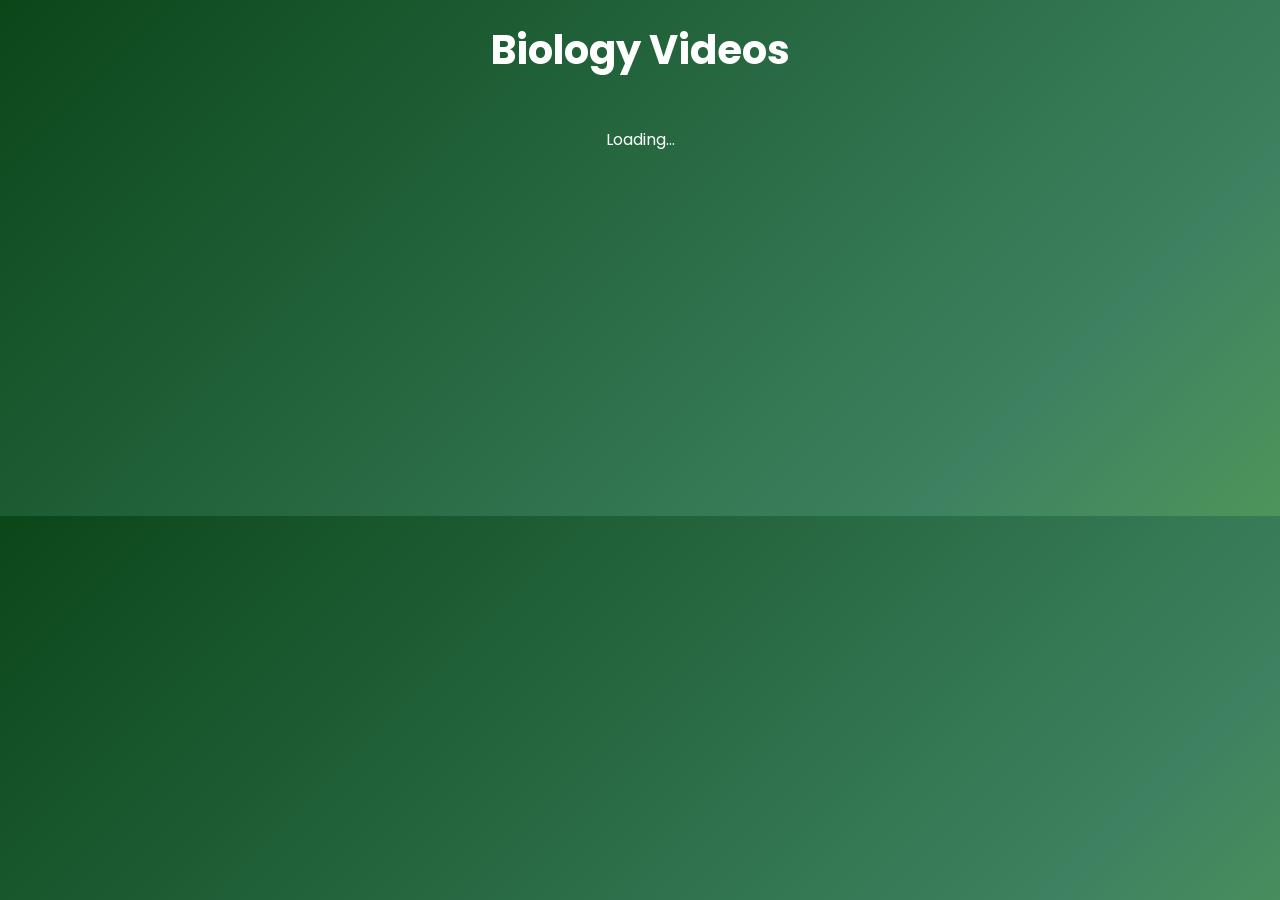
<file: Eduxire 2.0/templates/biology.html>
<!DOCTYPE html>
<html lang="en">
<head>
  <meta charset="UTF-8">
  <title>Biology Videos</title>
  <link href="https://fonts.googleapis.com/css2?family=Poppins&display=swap" rel="stylesheet">
  <style>
    body {
  margin: 0;
  font-family: 'Poppins', sans-serif;
  color: white;
  text-align: center;
  background: linear-gradient(135deg, #0B4619, #3D8361, #82CD47, #F1C93B);
  background-size: 300% 300%;
  animation: gradientWave 12s ease infinite;
}

@keyframes gradientWave {
  0% { background-position: 0% 50%; }
  50% { background-position: 100% 50%; }
  100% { background-position: 0% 50%; }
}

    h1 {
      margin-top: 20px;
      font-size: 2.5rem;
    }
    

    #video-container {
      display: grid;
      grid-template-columns: repeat(auto-fit, minmax(320px, 1fr));
      gap: 20px;
      padding: 20px;
      justify-content: center;
    }

    .video-card {
      background: rgba(255, 255, 255, 0.1);
      padding: 10px;
      border-radius: 10px;
      box-shadow: 0 4px 6px rgba(0, 0, 0, 0.1);
      text-align: center;
      transition: transform 0.3s;
    }

    .video-card:hover {
      transform: scale(1.05);
    }

    .video-card iframe {
      width: 100%;
      height: 180px;
      border-radius: 10px;
      border: none;
    }

    .video-card p {
      font-size: 14px;
      font-weight: bold;
      color: white;
      margin-top: 10px;
    }

    #loadMore {
      background: #ffdb58;
      color: black;
      font-size: 1rem;
      padding: 10px 15px;
      border: none;
      border-radius: 5px;
      cursor: pointer;
      margin: 20px auto;
      display: none;
      transition: background 0.3s ease-in-out;
    }

    #loadMore:hover {
      background: #e6c33b;
    }

    @media (max-width: 600px) {
      #video-container {
        grid-template-columns: 1fr;
      }

      .video-card iframe {
        height: 200px;
      }
    }
  </style>
</head>
<body>
  <h1>Biology Videos</h1>
  <div id="video-container">Loading...</div>
  <button id="loadMore">Load More</button>

  <script>
    let nextPageToken = '';
    let isLoading = false;

    function handleClientLoad() {
      gapi.load('client', initClient);
    }

    function initClient() {
      gapi.client.init({
        apiKey: '' // Replace with your actual API key
      }).then(() => {
        return gapi.client.load('youtube', 'v3');
      }).then(() => {
        fetchBiologyVideos();
        document.getElementById('loadMore').addEventListener('click', fetchBiologyVideos);
      }).catch(error => {
        console.error("Error initializing API client:", error);
        document.getElementById('video-container').innerText = "Failed to load videos.";
      });
    }

    function fetchBiologyVideos() {
      if (isLoading) return;
      isLoading = true;

      gapi.client.youtube.search.list({
        part: 'snippet',
        q: 'biology basics for beginners',
        type: 'video',
        maxResults: 6,
        pageToken: nextPageToken
      }).then(response => {
        const videos = response.result.items;
        const container = document.getElementById('video-container');
        if (container.innerText === 'Loading...') container.innerHTML = '';

        videos.forEach(video => {
          const videoId = video.id.videoId;
          const title = video.snippet.title;

          const card = document.createElement('div');
          card.className = 'video-card';
          card.innerHTML = `
            <iframe src="https://www.youtube.com/embed/${videoId}" allowfullscreen></iframe>
            <p>${title}</p>
          `;
          container.appendChild(card);
        });

        nextPageToken = response.result.nextPageToken || '';
        isLoading = false;

        if (nextPageToken) {
          document.getElementById('loadMore').style.display = 'inline-block';
        } else {
          document.getElementById('loadMore').style.display = 'none';
        }

      }).catch(error => {
        console.error("Failed to fetch videos:", error);
        document.getElementById('video-container').innerText = "Error loading videos.";
        isLoading = false;
      });
    }
  </script>

  <script src="https://apis.google.com/js/api.js" onload="handleClientLoad()"></script>
</body>
</html>
</file>
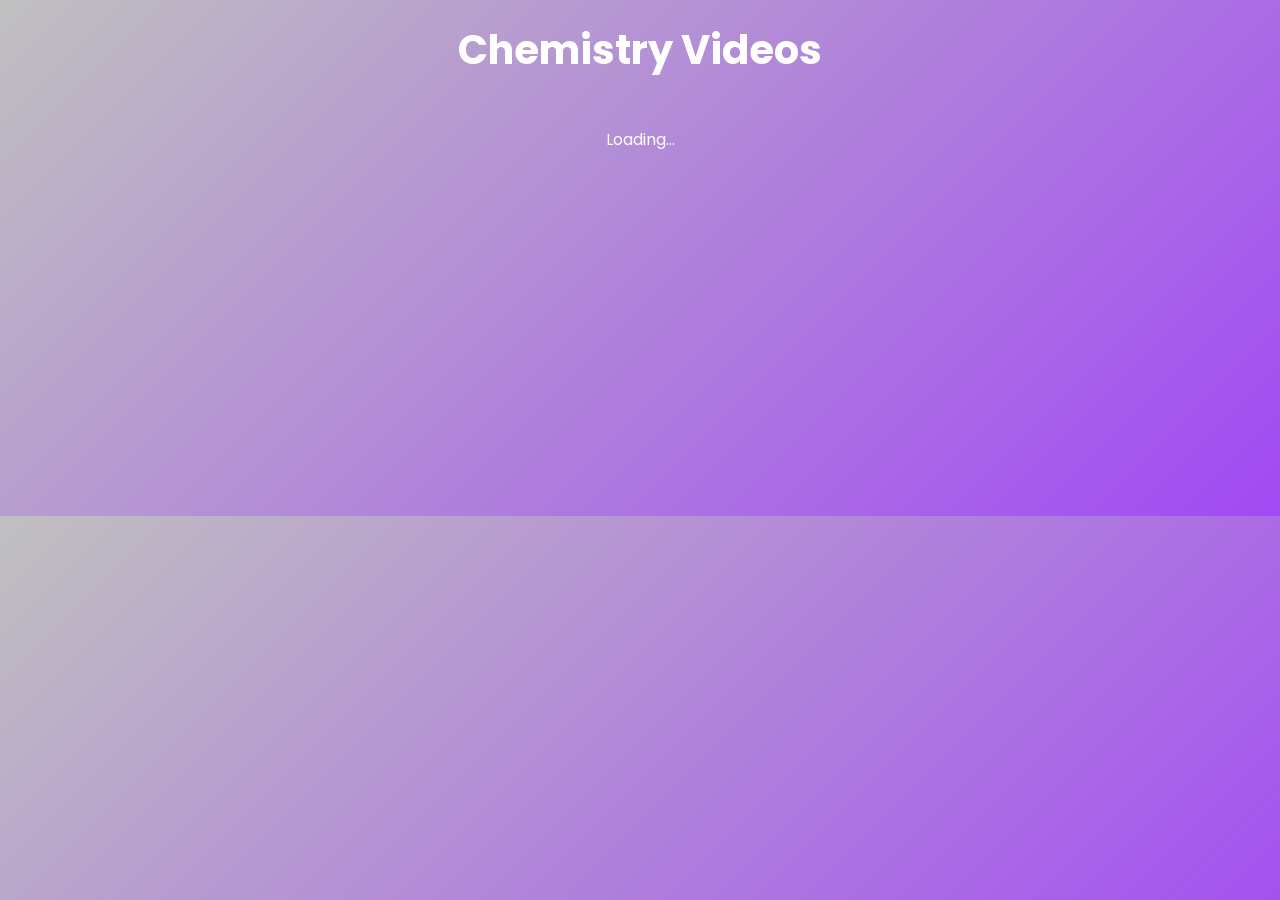
<file: Eduxire 2.0/templates/chemistry.html>
<!DOCTYPE html>
<html lang="en">
<head>
  <meta charset="UTF-8">
  <title>Chemistry Videos</title>
  <link href="https://fonts.googleapis.com/css2?family=Poppins&display=swap" rel="stylesheet">
  <style>
   body {
  margin: 0;
  font-family: 'Poppins', sans-serif;
  color: white;
  text-align: center;
  background: linear-gradient(135deg, #C0C0C0, #9B30FF, #7FFFD4);
  background-size: 300% 300%; /* Increased for smoother waves */
  animation: gradientWave 10s ease infinite;
}

@keyframes gradientWave {
  0% {
    background-position: 0% 50%;
  }
  50% {
    background-position: 100% 50%;
  }
  100% {
    background-position: 0% 50%;
  }
}

    h1 {
      margin-top: 20px;
      font-size: 2.5rem;
    }
    

    #video-container {
      display: grid;
      grid-template-columns: repeat(auto-fit, minmax(320px, 1fr));
      gap: 20px;
      padding: 20px;
      justify-content: center;
    }

    .video-card {
      background: rgba(255, 255, 255, 0.1);
      padding: 10px;
      border-radius: 10px;
      box-shadow: 0 4px 6px rgba(0, 0, 0, 0.1);
      text-align: center;
      transition: transform 0.3s;
    }

    .video-card:hover {
      transform: scale(1.05);
    }

    .video-card iframe {
      width: 100%;
      height: 180px;
      border-radius: 10px;
      border: none;
    }

    .video-card p {
      font-size: 14px;
      font-weight: bold;
      color: white;
      margin-top: 10px;
    }

    #loadMore {
      background: #ffdb58;
      color: black;
      font-size: 1rem;
      padding: 10px 15px;
      border: none;
      border-radius: 5px;
      cursor: pointer;
      margin: 20px auto;
      display: none;
      transition: background 0.3s ease-in-out;
    }

    #loadMore:hover {
      background: #e6c33b;
    }

    @media (max-width: 600px) {
      #video-container {
        grid-template-columns: 1fr;
      }

      .video-card iframe {
        height: 200px;
      }
    }
  </style>
</head>
<body>
  <h1>Chemistry Videos</h1>
  <div id="video-container">Loading...</div>
  <button id="loadMore">Load More</button>

  <script>
    let nextPageToken = '';
    let isLoading = false;

    function handleClientLoad() {
      gapi.load('client', initClient);
    }

    function initClient() {
      gapi.client.init({
        apiKey: '' // Replace with your actual API key
      }).then(() => {
        return gapi.client.load('youtube', 'v3');
      }).then(() => {
        fetchChemistryVideos();
        document.getElementById('loadMore').addEventListener('click', fetchChemistryVideos);
      }).catch(error => {
        console.error("Error initializing API client:", error);
        document.getElementById('video-container').innerText = "Failed to load videos.";
      });
    }

    function fetchChemistryVideos() {
      if (isLoading) return;
      isLoading = true;

      gapi.client.youtube.search.list({
        part: 'snippet',
        q: 'chemistry basics for beginners',
        type: 'video',
        maxResults: 6,
        pageToken: nextPageToken
      }).then(response => {
        const videos = response.result.items;
        const container = document.getElementById('video-container');
        if (container.innerText === 'Loading...') container.innerHTML = '';

        videos.forEach(video => {
          const videoId = video.id.videoId;
          const title = video.snippet.title;

          const card = document.createElement('div');
          card.className = 'video-card';
          card.innerHTML = `
            <iframe src="https://www.youtube.com/embed/${videoId}" allowfullscreen></iframe>
            <p>${title}</p>
          `;
          container.appendChild(card);
        });

        nextPageToken = response.result.nextPageToken || '';
        isLoading = false;

        if (nextPageToken) {
          document.getElementById('loadMore').style.display = 'inline-block';
        } else {
          document.getElementById('loadMore').style.display = 'none';
        }

      }).catch(error => {
        console.error("Failed to fetch videos:", error);
        document.getElementById('video-container').innerText = "Error loading videos.";
        isLoading = false;
      });
    }
  </script>

  <script src="https://apis.google.com/js/api.js" onload="handleClientLoad()"></script>
</body>
</html>
</file>
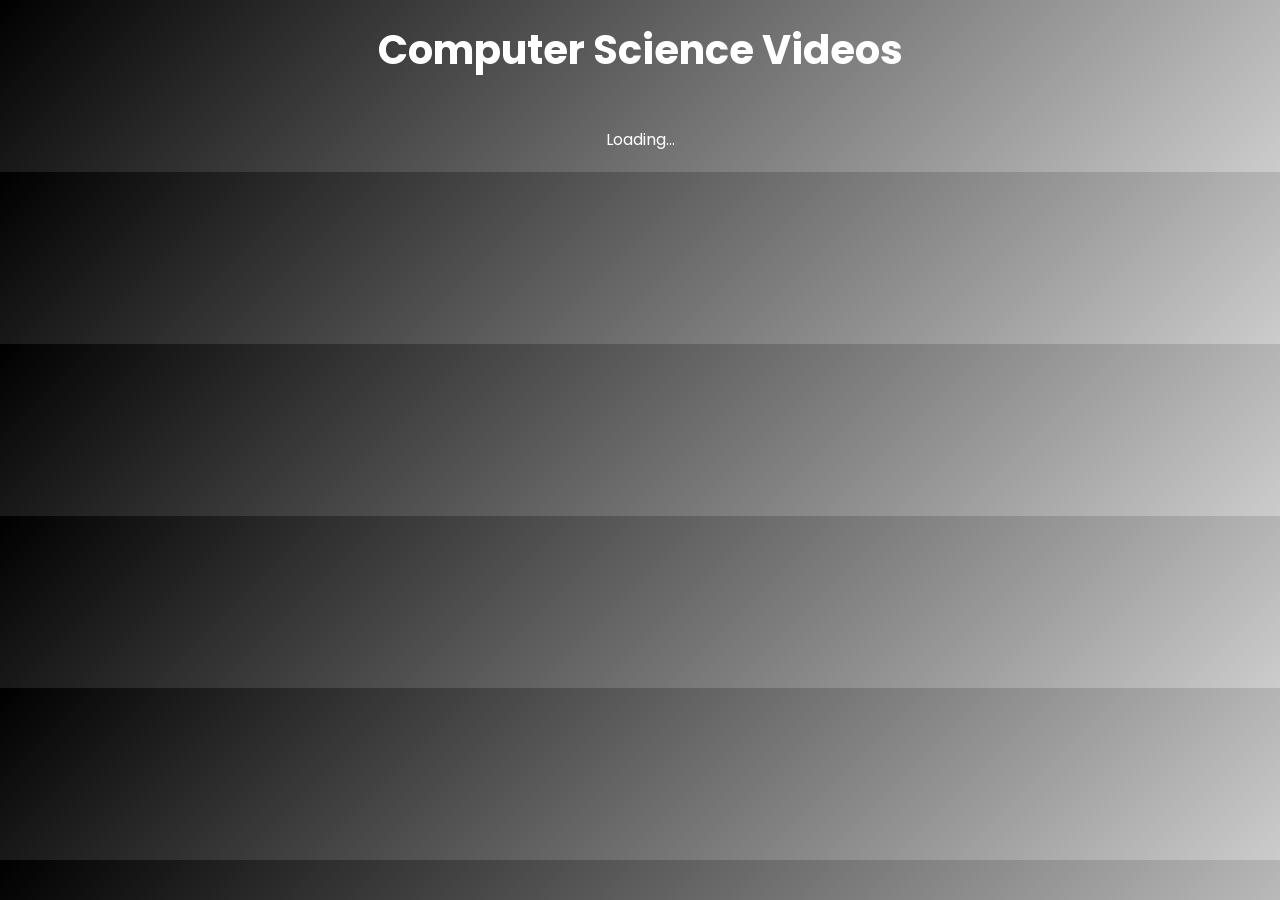
<file: Eduxire 2.0/templates/computer-science.html>
<!DOCTYPE html>
<html lang="en">
<head>
  <meta charset="UTF-8">
  <title>Computer Science Videos</title>
  <link href="https://fonts.googleapis.com/css2?family=Poppins&display=swap" rel="stylesheet">
  <style>
    body {
      margin: 0;
      font-family: 'Poppins', sans-serif;
      background: linear-gradient(135deg, #000000, #333333, #666666, #999999, #CCCCCC);
      color: white;
      text-align: center;
    }

    h1 {
      margin-top: 20px;
      font-size: 2.5rem;
    }
    

    #video-container {
      display: grid;
      grid-template-columns: repeat(auto-fit, minmax(320px, 1fr));
      gap: 20px;
      padding: 20px;
      justify-content: center;
    }

    .video-card {
      background: rgba(255, 255, 255, 0.1);
      padding: 10px;
      border-radius: 10px;
      box-shadow: 0 4px 6px rgba(0, 0, 0, 0.1);
      text-align: center;
      transition: transform 0.3s;
    }

    .video-card:hover {
      transform: scale(1.05);
    }

    .video-card iframe {
      width: 100%;
      height: 180px;
      border-radius: 10px;
      border: none;
    }

    .video-card p {
      font-size: 14px;
      font-weight: bold;
      color: white;
      margin-top: 10px;
    }

    #loadMore {
      background: #ffdb58;
      color: black;
      font-size: 1rem;
      padding: 10px 15px;
      border: none;
      border-radius: 5px;
      cursor: pointer;
      margin: 20px auto;
      display: none;
      transition: background 0.3s ease-in-out;
    }

    #loadMore:hover {
      background: #e6c33b;
    }

    @media (max-width: 600px) {
      #video-container {
        grid-template-columns: 1fr;
      }

      .video-card iframe {
        height: 200px;
      }
    }
  </style>
</head>
<body>
  <h1>Computer Science Videos</h1>
  <div id="video-container">Loading...</div>
  <button id="loadMore">Load More</button>

  <script>
    let nextPageToken = '';
    let isLoading = false;

    function handleClientLoad() {
      gapi.load('client', initClient);
    }

    function initClient() {
      gapi.client.init({
        apiKey: '' // Replace with your actual API key
      }).then(() => {
        return gapi.client.load('youtube', 'v3');
      }).then(() => {
        fetchComputerVideos();
        document.getElementById('loadMore').addEventListener('click', fetchComputerVideos);
      }).catch(error => {
        console.error("Error initializing API client:", error);
        document.getElementById('video-container').innerText = "Failed to load videos.";
      });
    }

    function fetchComputerVideos() {
      if (isLoading) return;
      isLoading = true;

      gapi.client.youtube.search.list({
        part: 'snippet',
        q: 'computer science for beginners',
        type: 'video',
        maxResults: 6,
        pageToken: nextPageToken
      }).then(response => {
        const videos = response.result.items;
        const container = document.getElementById('video-container');
        if (container.innerText === 'Loading...') container.innerHTML = '';

        videos.forEach(video => {
          const videoId = video.id.videoId;
          const title = video.snippet.title;

          const card = document.createElement('div');
          card.className = 'video-card';
          card.innerHTML = `
            <iframe src="https://www.youtube.com/embed/${videoId}" allowfullscreen></iframe>
            <p>${title}</p>
          `;
          container.appendChild(card);
        });

        nextPageToken = response.result.nextPageToken || '';
        isLoading = false;

        if (nextPageToken) {
          document.getElementById('loadMore').style.display = 'inline-block';
        } else {
          document.getElementById('loadMore').style.display = 'none';
        }

      }).catch(error => {
        console.error("Failed to fetch videos:", error);
        document.getElementById('video-container').innerText = "Error loading videos.";
        isLoading = false;
      });
    }
  </script>

  <script src="https://apis.google.com/js/api.js" onload="handleClientLoad()"></script>
</body>
</html>
</file>
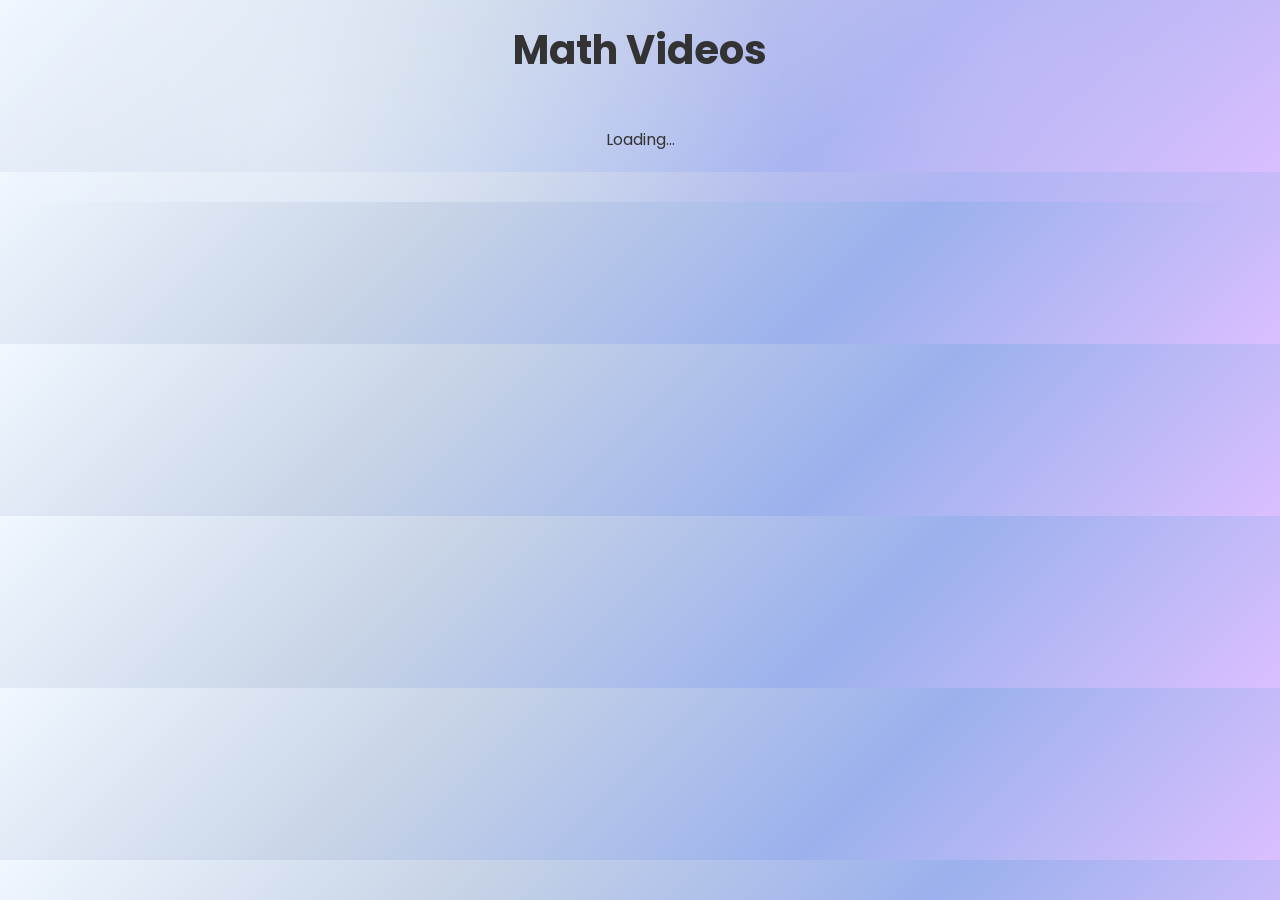
<file: Eduxire 2.0/templates/math.html>
<!DOCTYPE html>
<html lang="en">
<head>
  <meta charset="UTF-8">
  <title>Math Videos</title>
  <link href="https://fonts.googleapis.com/css2?family=Poppins&display=swap" rel="stylesheet">
  <style>
   body {
  margin: 0;
  font-family: 'Poppins', sans-serif;
  color: #333;
  text-align: center;
  position: relative;
  overflow: hidden;
  background: linear-gradient(135deg, #F0F7FF, #C7D3E6, #9BB1ED, #DABFFF);
  z-index: 1;
}

body::before {
  content: '';
  position: absolute;
  top: -20%;
  left: -20%;
  width: 140%;
  height: 140%;
  background: 
    radial-gradient(circle at 30% 60%, rgba(240, 247, 255, 0.8) 0%, transparent 40%),
    radial-gradient(circle at 70% 30%, rgba(218, 191, 255, 0.6) 0%, transparent 40%);
  animation: cloudFloat 18s ease-in-out infinite alternate;
  z-index: -1;
  opacity: 0.7;
}

@keyframes cloudFloat {
  0% { transform: translate(0, 0) rotate(0deg); }
  100% { transform: translate(30px, 20px) rotate(2deg); }
}
    h1 {
      margin-top: 20px;
      font-size: 2.5rem;
    }
    

    #video-container {
      display: grid;
      grid-template-columns: repeat(auto-fit, minmax(320px, 1fr));
      gap: 20px;
      padding: 20px;
      justify-content: center;
    }

    .video-card {
      background: rgba(255, 255, 255, 0.1);
      padding: 10px;
      border-radius: 10px;
      box-shadow: 0 4px 6px rgba(0, 0, 0, 0.1);
      text-align: center;
      transition: transform 0.3s;
    }

    .video-card:hover {
      transform: scale(1.05);
    }

    .video-card iframe {
      width: 100%;
      height: 180px;
      border-radius: 10px;
      border: none;
    }

    .video-card p {
      font-size: 14px;
      font-weight: bold;
      color: white;
      margin-top: 10px;
    }

    #loadMore {
      background: #ffdb58;
      color: black;
      font-size: 1rem;
      padding: 10px 15px;
      border: none;
      border-radius: 5px;
      cursor: pointer;
      margin: 20px auto;
      display: none;
      transition: background 0.3s ease-in-out;
    }

    #loadMore:hover {
      background: #e6c33b;
    }

    @media (max-width: 600px) {
      #video-container {
        grid-template-columns: 1fr;
      }

      .video-card iframe {
        height: 200px;
      }
    }
  </style>
</head>
<body>
  <h1>Math Videos</h1>
  <div id="video-container">Loading...</div>
  <button id="loadMore">Load More</button>

  <script>
    let nextPageToken = '';
    let isLoading = false;

    function handleClientLoad() {
      gapi.load('client', initClient);
    }

    function initClient() {
      gapi.client.init({
        apiKey: '' // Replace with your actual API key
      }).then(() => {
        return gapi.client.load('youtube', 'v3');
      }).then(() => {
        fetchMathVideos();
        document.getElementById('loadMore').addEventListener('click', fetchMathVideos);
      }).catch(error => {
        console.error("Error initializing API client:", error);
        document.getElementById('video-container').innerText = "Failed to load videos.";
      });
    }

    function fetchMathVideos() {
      if (isLoading) return;
      isLoading = true;

      gapi.client.youtube.search.list({
        part: 'snippet',
        q: 'math for beginners',
        type: 'video',
        maxResults: 6,
        pageToken: nextPageToken
      }).then(response => {
        const videos = response.result.items;
        const container = document.getElementById('video-container');
        if (container.innerText === 'Loading...') container.innerHTML = '';

        videos.forEach(video => {
          const videoId = video.id.videoId;
          const title = video.snippet.title;

          const card = document.createElement('div');
          card.className = 'video-card';
          card.innerHTML = `
            <iframe src="https://www.youtube.com/embed/${videoId}" allowfullscreen></iframe>
            <p>${title}</p>
          `;
          container.appendChild(card);
        });

        nextPageToken = response.result.nextPageToken || '';
        isLoading = false;

        if (nextPageToken) {
          document.getElementById('loadMore').style.display = 'inline-block';
        } else {
          document.getElementById('loadMore').style.display = 'none';
        }

      }).catch(error => {
        console.error("Failed to fetch videos:", error);
        document.getElementById('video-container').innerText = "Error loading videos.";
        isLoading = false;
      });
    }
  </script>

  <script src="https://apis.google.com/js/api.js" onload="handleClientLoad()"></script>
</body>
</html>
</file>
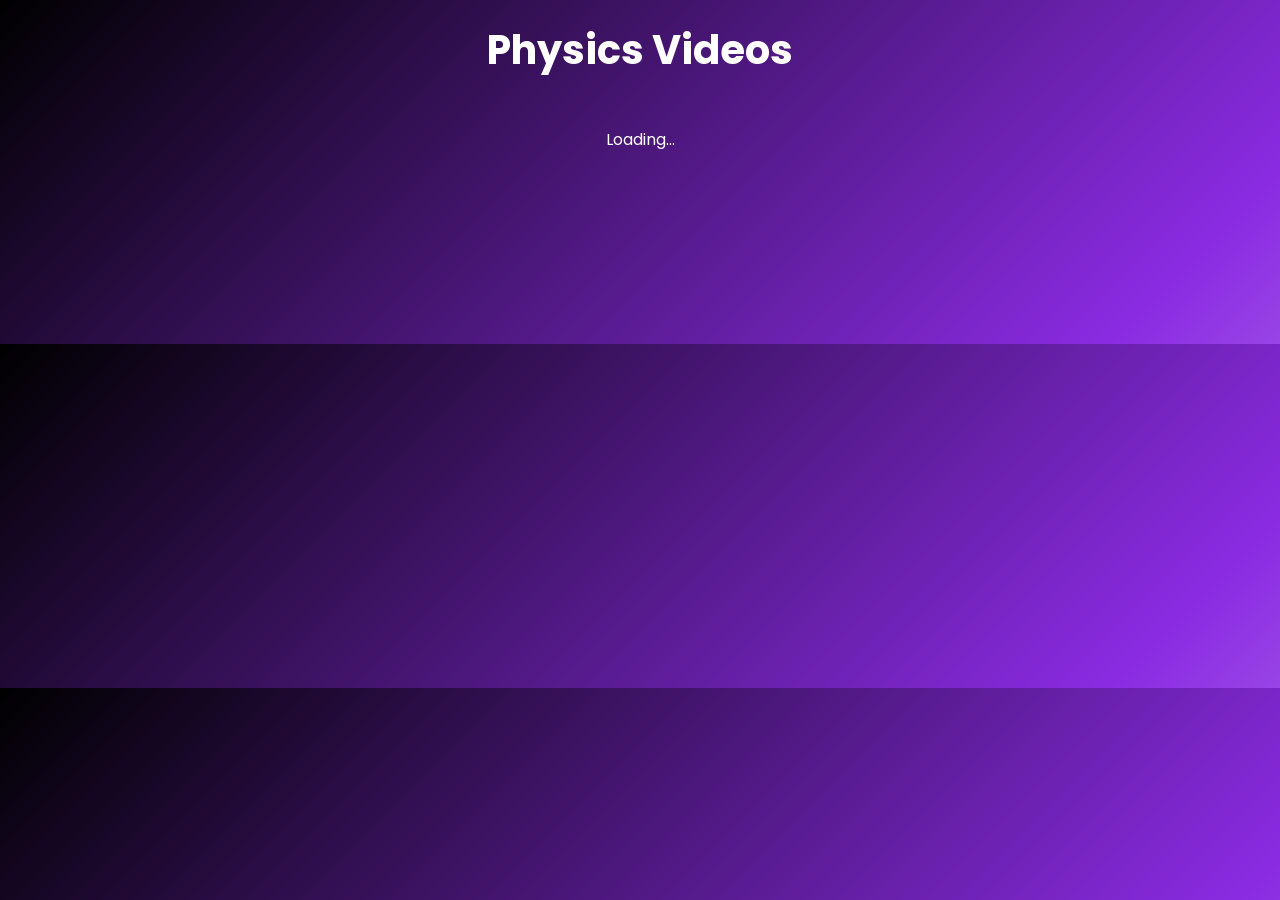
<file: Eduxire 2.0/templates/physics.html>
<!DOCTYPE html>
<html lang="en">
<head>
  <meta charset="UTF-8">
  <title>Physics Videos</title>
  <link href="https://fonts.googleapis.com/css2?family=Poppins&display=swap" rel="stylesheet">
  <style>
    body {
      margin: 0;
      font-family: 'Poppins', sans-serif;
      color: white;
      text-align: center;
      background: linear-gradient(135deg, #000000, #8A2BE2, #FFFFFF);
      background-size: 200% 200%;
      animation: gradientWave 8s ease infinite;
    }

    @keyframes gradientWave {
      0% { background-position: 0% 50%; }
      50% { background-position: 100% 50%; }
      100% { background-position: 0% 50%; }
    }

    h1 {
      margin-top: 20px;
      font-size: 2.5rem;
    }
    
    #video-container {
      display: grid;
      grid-template-columns: repeat(auto-fit, minmax(320px, 1fr));
      gap: 20px;
      padding: 20px;
      justify-content: center;
    }

    .video-card {
      background: rgba(255, 255, 255, 0.1);
      padding: 10px;
      border-radius: 10px;
      box-shadow: 0 4px 6px rgba(0, 0, 0, 0.1);
      text-align: center;
      transition: transform 0.3s;
      cursor: pointer;
    }

    .video-card:hover {
      transform: scale(1.05);
    }

    .video-thumbnail {
      width: 100%;
      height: 180px;
      border-radius: 10px;
      object-fit: cover;
    }

    .video-card p {
      font-size: 14px;
      font-weight: bold;
      color: white;
      margin-top: 10px;
    }

    /* Video Modal Styles */
    .video-modal {
      position: fixed;
      top: 0;
      left: 0;
      width: 100%;
      height: 100%;
      background: rgba(0, 0, 0, 0.9);
      display: flex;
      justify-content: center;
      align-items: center;
      z-index: 1000;
      opacity: 0;
      pointer-events: none;
      transition: opacity 0.3s ease;
    }

    .video-modal.active {
      opacity: 1;
      pointer-events: all;
    }

    .video-content {
      width: 90%;
      max-width: 1200px;
      display: grid;
      grid-template-columns: 2fr 1fr;
      gap: 20px;
      transform: scale(0.8);
      transition: transform 0.4s cubic-bezier(0.175, 0.885, 0.32, 1.275);
    }

    .video-modal.active .video-content {
      transform: scale(1);
    }

    .video-player {
      position: relative;
      padding-bottom: 56.25%; /* 16:9 aspect ratio */
      height: 0;
      overflow: hidden;
    }

    .video-player iframe {
      position: absolute;
      top: 0;
      left: 0;
      width: 100%;
      height: 100%;
      border: none;
      border-radius: 10px;
    }

    .ai-sidebar {
      background: rgba(255, 255, 255, 0.1);
      border-radius: 10px;
      padding: 15px;
      overflow-y: auto;
      max-height: 80vh;
    }

    .ai-section {
      margin-bottom: 20px;
      background: rgba(0, 0, 0, 0.3);
      padding: 15px;
      border-radius: 8px;
    }

    .ai-section h3 {
      margin-top: 0;
      color: #ffdb58;
    }

    textarea {
      width: 90%;
      min-height: 100px;
      background: rgba(255, 255, 255, 0.1);
      border: 1px solid rgba(255, 255, 255, 0.2);
      border-radius: 5px;
      color: white;
      padding: 8px;
      margin-bottom: 10px;
      font-family: 'Poppins', sans-serif;
    }

    button {
      background: #ffdb58;
      color: black;
      border: none;
      padding: 8px 15px;
      border-radius: 5px;
      cursor: pointer;
      margin-right: 5px;
      margin-bottom: 5px;
      transition: background 0.3s;
      font-family: 'Poppins', sans-serif;
    }

    button:hover {
      background: #e6c33b;
    }

    button:disabled {
      background: #666;
      cursor: not-allowed;
    }

    .close-btn {
      position: absolute;
      top: 20px;
      right: 20px;
      background: rgba(255, 255, 255, 0.2);
      color: white;
      width: 40px;
      height: 40px;
      border-radius: 50%;
      font-size: 20px;
      display: flex;
      align-items: center;
      justify-content: center;
    }

    .close-btn:hover {
      background: rgba(255, 255, 255, 0.3);
    }

    .loader {
      border: 3px solid rgba(255, 255, 255, 0.3);
      border-radius: 50%;
      border-top: 3px solid #ffdb58;
      width: 20px;
      height: 20px;
      animation: spin 1s linear infinite;
      margin: 10px auto;
    }

    @keyframes spin {
      0% { transform: rotate(0deg); }
      100% { transform: rotate(360deg); }
    }

    #loadMore {
      background: #ffdb58;
      color: black;
      font-size: 1rem;
      padding: 10px 15px;
      border: none;
      border-radius: 5px;
      cursor: pointer;
      margin: 20px auto;
      display: none;
      transition: background 0.3s ease-in-out;
    }

    #loadMore:hover {
      background: #e6c33b;
    }

    .quiz-question {
      background: rgba(255, 255, 255, 0.1);
      padding: 10px;
      border-radius: 5px;
      margin-bottom: 10px;
      text-align: left;
    }

    .quiz-options {
      margin-left: 15px;
    }

    .quiz-option {
      margin-bottom: 5px;
      cursor: pointer;
      padding: 5px;
      border-radius: 3px;
    }

    .quiz-option:hover {
      background: rgba(255, 255, 255, 0.2);
    }

    .quiz-option.correct {
      background: rgba(0, 255, 0, 0.2);
    }

    .quiz-option.incorrect {
      background: rgba(255, 0, 0, 0.2);
    }

    .quiz-result {
      margin-top: 10px;
      font-weight: bold;
    }

    .tab-buttons {
      display: flex;
      margin-bottom: 10px;
    }

    .tab-button {
      flex: 1;
      background: rgba(255, 255, 255, 0.1);
      border: none;
      color: white;
      padding: 8px;
      cursor: pointer;
    }

    .tab-button.active {
      background: #ffdb58;
      color: black;
    }

    .tab-content {
      display: none;
    }

    .tab-content.active {
      display: block;
    }

    @media (max-width: 768px) {
      .video-content {
        grid-template-columns: 1fr;
        width: 95%;
      }
      
      .video-player {
        padding-bottom: 56.25%;
      }
    }
  </style>
</head>
<body>
  <link rel="icon" type="image/png" href="https://img.icons8.com/fluency/48/000000/rocket.png" sizes="48x48">
  <h1>Physics Videos</h1>
  <div id="video-container">Loading... </div>
  <button id="loadMore">Load More</button>

  <!-- Video Modal -->
  <div class="video-modal" id="videoModal">
    <div class="video-content">
      <div class="video-player">
        <iframe id="modalVideoFrame" allowfullscreen></iframe>
      </div>
      <div class="ai-sidebar">
        <div class="tab-buttons">
          <button class="tab-button active" data-tab="summary">Summary</button>
          <button class="tab-button" data-tab="notes">Notes</button>
          <button class="tab-button" data-tab="quiz">Quiz</button>
        </div>
        
        <div id="summaryTab" class="tab-content active">
          <div class="ai-section">
            <h3>AI Video Summary</h3>
            <div id="summaryLoader" class="loader" style="display: none;"></div>
            <p id="videoSummary">Click "Generate Summary" to get AI-powered summary of this video</p>
            <button id="generateSummary">Generate Summary</button>
            <button id="simplifySummary" style="display: none;">Simplify Summary</button>
          </div>
        </div>
        
        <div id="notesTab" class="tab-content">
          <div class="ai-section">
            <h3>Smart Notes</h3>
            <textarea id="userNotes" placeholder="Take your notes here..."></textarea>
            <button id="saveNotes">Save Notes</button>
            <button id="generateNotes">AI Suggest Notes</button>
            <button id="organizeNotes" style="display: none;">Organize Notes</button>
          </div>
        </div>
        
        <div id="quizTab" class="tab-content">
          <div class="ai-section">
            <h3>Quiz Generator</h3>
            <div id="quizLoader" class="loader" style="display: none;"></div>
            <div id="quizContainer">
              <p>Generate a quiz based on this video content</p>
              <button id="generateQuiz">Generate Quiz</button>
              <select id="quizDifficulty">
                <option value="easy">Easy</option>
                <option value="medium" selected>Medium</option>
                <option value="hard">Hard</option>
              </select>
            </div>
            <div id="quizResults" style="display: none;"></div>
          </div>
        </div>
      </div>
    </div>
    <button class="close-btn" id="closeModal">×</button>
  </div>

  <script>
    // Configuration
    const GEMINI_API_KEY = ''; // Your Gemini API key
    const YOUTUBE_API_KEY = ''; // Your YouTube API key
    
    // App State
    let nextPageToken = '';
    let isLoading = false;
    let currentVideoId = '';
    let currentVideoTitle = '';
    let savedNotes = JSON.parse(localStorage.getItem('physicsVideoNotes')) || {};
    let quizQuestions = [];
    let currentQuizQuestion = 0;
    let quizScore = 0;

    // DOM Elements
    const videoContainer = document.getElementById('video-container');
    const loadMoreBtn = document.getElementById('loadMore');
    const videoModal = document.getElementById('videoModal');
    const modalVideoFrame = document.getElementById('modalVideoFrame');
    const closeModalBtn = document.getElementById('closeModal');
    const tabButtons = document.querySelectorAll('.tab-button');
    const tabContents = document.querySelectorAll('.tab-content');
    
    // Summary Tab Elements
    const generateSummaryBtn = document.getElementById('generateSummary');
    const simplifySummaryBtn = document.getElementById('simplifySummary');
    const summaryLoader = document.getElementById('summaryLoader');
    const videoSummary = document.getElementById('videoSummary');
    
    // Notes Tab Elements
    const userNotes = document.getElementById('userNotes');
    const generateNotesBtn = document.getElementById('generateNotes');
    const saveNotesBtn = document.getElementById('saveNotes');
    const organizeNotesBtn = document.getElementById('organizeNotes');
    
    // Quiz Tab Elements
    const generateQuizBtn = document.getElementById('generateQuiz');
    const quizLoader = document.getElementById('quizLoader');
    const quizContainer = document.getElementById('quizContainer');
    const quizResults = document.getElementById('quizResults');
    const quizDifficulty = document.getElementById('quizDifficulty');

    // Initialize the app
    function init() {
      console.log("Initializing application...");
      handleClientLoad();
      setupEventListeners();
    }

    // YouTube API Initialization
    function handleClientLoad() {
      gapi.load('client', initClient);
    }

    function initClient() {
      gapi.client.init({
        apiKey: YOUTUBE_API_KEY
      }).then(() => {
        return gapi.client.load('youtube', 'v3');
      }).then(() => {
        fetchPhysicsVideos();
      }).catch(error => {
        console.error("Error initializing API client:", error);
        videoContainer.innerText = "Failed to load videos. Please check your API key.";
      });
    }

    // Fetch physics videos from YouTube
    function fetchPhysicsVideos() {
      if (isLoading) return;
      isLoading = true;

      gapi.client.youtube.search.list({
        part: 'snippet',
        q: 'physics basics for beginners',
        type: 'video',
        maxResults: 6,
        pageToken: nextPageToken
      }).then(response => {
        const videos = response.result.items;
        if (videoContainer.innerText === 'Loading...') videoContainer.innerHTML = '';

        videos.forEach(video => {
          const videoId = video.id.videoId;
          const title = video.snippet.title;
          const thumbnail = video.snippet.thumbnails.medium.url;

          const card = document.createElement('div');
          card.className = 'video-card';
          card.innerHTML = `
            <img src="${thumbnail}" alt="${title}" class="video-thumbnail">
            <p>${title}</p>
          `;
          card.addEventListener('click', () => openVideoModal(videoId, title));
          videoContainer.appendChild(card);
        });

        nextPageToken = response.result.nextPageToken || '';
        isLoading = false;

        loadMoreBtn.style.display = nextPageToken ? 'inline-block' : 'none';
      }).catch(error => {
        console.error("Failed to fetch videos:", error);
        videoContainer.innerText = "Error loading videos. Please try again later.";
        isLoading = false;
      });
    }

    // Setup all event listeners
    function setupEventListeners() {
      loadMoreBtn.addEventListener('click', fetchPhysicsVideos);
      closeModalBtn.addEventListener('click', closeVideoModal);
      
      // Tab switching
      tabButtons.forEach(button => {
        button.addEventListener('click', () => {
          const tabId = button.getAttribute('data-tab');
          switchTab(tabId);
        });
      });
      
      // Summary tab
      generateSummaryBtn.addEventListener('click', generateVideoSummary);
      simplifySummaryBtn.addEventListener('click', simplifyVideoSummary);
      
      // Notes tab
      generateNotesBtn.addEventListener('click', generateSuggestedNotes);
      saveNotesBtn.addEventListener('click', saveUserNotes);
      organizeNotesBtn.addEventListener('click', organizeUserNotes);
      
      // Quiz tab
      generateQuizBtn.addEventListener('click', generateQuiz);
    }

    // Open video modal
    function openVideoModal(videoId, title) {
      currentVideoId = videoId;
      currentVideoTitle = title;
      
      modalVideoFrame.src = `https://www.youtube.com/embed/${videoId}?autoplay=1`;
      videoSummary.textContent = 'Click "Generate Summary" to get AI-powered summary of this video';
      userNotes.value = savedNotes[videoId] || '';
      simplifySummaryBtn.style.display = 'none';
      organizeNotesBtn.style.display = 'none';
      
      // Reset quiz state
      quizContainer.innerHTML = `
        <p>Generate a quiz based on this video content</p>
        <button id="generateQuiz">Generate Quiz</button>
        <select id="quizDifficulty">
          <option value="easy">Easy</option>
          <option value="medium" selected>Medium</option>
          <option value="hard">Hard</option>
        </select>
      `;
      quizResults.style.display = 'none';
      document.getElementById('generateQuiz').addEventListener('click', generateQuiz);
      
      videoModal.classList.add('active');
      document.body.style.overflow = 'hidden';
    }

    // Close video modal
    function closeVideoModal() {
      modalVideoFrame.src = '';
      videoModal.classList.remove('active');
      document.body.style.overflow = 'auto';
    }

    // Switch between tabs
    function switchTab(tabId) {
      tabButtons.forEach(button => {
        button.classList.toggle('active', button.getAttribute('data-tab') === tabId);
      });
      
      tabContents.forEach(content => {
        content.classList.toggle('active', content.id === `${tabId}Tab`);
      });
    }

    // Generate video summary using Gemini API
    async function generateVideoSummary() {
      generateSummaryBtn.disabled = true;
      summaryLoader.style.display = 'block';
      videoSummary.textContent = 'Analyzing video content...';
      
      try {
        const prompt = `Generate a detailed summary of a physics educational video titled "${currentVideoTitle}". 
        Include key concepts, formulas, and important points. 
        Format with clear headings and bullet points.`;
        
        const summary = await callGeminiAPI(prompt);
        
        if (!summary) throw new Error("Empty response from AI");
        
        videoSummary.innerHTML = summary.replace(/\n/g, '<br>');
        simplifySummaryBtn.style.display = 'inline-block';
      } catch (error) {
        console.error("Error generating summary:", error);
        videoSummary.textContent = "Failed to generate summary. Please try again.";
      } finally {
        summaryLoader.style.display = 'none';
        generateSummaryBtn.disabled = false;
      }
    }

    // Simplify the generated summary
    async function simplifyVideoSummary() {
      simplifySummaryBtn.disabled = true;
      summaryLoader.style.display = 'block';
      const originalSummary = videoSummary.innerHTML.replace(/<br>/g, '\n');
      
      try {
        const prompt = `Simplify this physics summary for a beginner:\n\n${originalSummary}\n\n
        Keep key concepts but explain simply with examples.`;
        
        const simplifiedSummary = await callGeminiAPI(prompt);
        videoSummary.innerHTML = simplifiedSummary.replace(/\n/g, '<br>');
      } catch (error) {
        console.error("Error simplifying summary:", error);
        videoSummary.innerHTML = originalSummary.replace(/\n/g, '<br>');
      } finally {
        summaryLoader.style.display = 'none';
        simplifySummaryBtn.disabled = false;
      }
    }

    // Generate suggested notes using Gemini API
    async function generateSuggestedNotes() {
      generateNotesBtn.disabled = true;
      
      try {
        const prompt = `Generate comprehensive physics study notes about "${currentVideoTitle}". 
        Include key concepts, formulas, definitions, and examples in organized sections.`;
        
        const notes = await callGeminiAPI(prompt);
        userNotes.value = notes;
        organizeNotesBtn.style.display = 'inline-block';
      } catch (error) {
        console.error("Error generating notes:", error);
        userNotes.value = "Failed to generate notes. Please try again.";
      } finally {
        generateNotesBtn.disabled = false;
      }
    }

    // Organize user notes using AI
    async function organizeUserNotes() {
      if (!userNotes.value.trim()) return;
      
      organizeNotesBtn.disabled = true;
      const originalNotes = userNotes.value;
      
      try {
        const prompt = `Organize these physics notes:\n\n${originalNotes}\n\n
        Group related concepts, add headings, and ensure logical flow.`;
        
        const organizedNotes = await callGeminiAPI(prompt);
        userNotes.value = organizedNotes;
      } catch (error) {
        console.error("Error organizing notes:", error);
        userNotes.value = originalNotes;
      } finally {
        organizeNotesBtn.disabled = false;
      }
    }

    // Save user notes to localStorage
    function saveUserNotes() {
      if (!userNotes.value.trim()) return;
      
      savedNotes[currentVideoId] = userNotes.value;
      localStorage.setItem('physicsVideoNotes', JSON.stringify(savedNotes));
      
      // Show temporary feedback
      const originalText = saveNotesBtn.textContent;
      saveNotesBtn.textContent = 'Saved!';
      setTimeout(() => {
        saveNotesBtn.textContent = originalText;
      }, 2000);
    }

    // Generate quiz using Gemini API
    async function generateQuiz() {
      const difficulty = quizDifficulty.value;
      generateQuizBtn.disabled = true;
      quizLoader.style.display = 'block';
      quizContainer.innerHTML = '';
      
      try {
        const prompt = `Create a ${difficulty} physics quiz with 5 multiple-choice questions.
        Format each exactly like this:
        Question: [question text]
        a) [option 1]
        b) [option 2]
        c) [option 3]
        d) [option 4]
        Answer: [correct letter]`;
        
        const quizText = await callGeminiAPI(prompt);
        quizQuestions = parseQuizResponse(quizText);
        
        if (quizQuestions.length > 0) {
          displayQuizQuestion(0);
        } else {
          quizContainer.innerHTML = '<p>Failed to generate quiz. Please try again.</p>';
        }
      } catch (error) {
        console.error("Error generating quiz:", error);
        quizContainer.innerHTML = '<p>Error generating quiz. Please try again.</p>';
      } finally {
        quizLoader.style.display = 'none';
        generateQuizBtn.disabled = false;
      }
    }

    // Parse the quiz response from Gemini
    function parseQuizResponse(text) {
      const questions = [];
      const questionBlocks = text.split('\n\n').filter(block => block.trim());
      
      for (const block of questionBlocks) {
        const lines = block.split('\n').filter(line => line.trim());
        if (lines.length < 6) continue;
        
        const question = {
          text: lines[0].replace('Question: ', ''),
          options: [],
          answer: ''
        };
        
        for (let i = 1; i < 5; i++) {
          if (lines[i] && lines[i].match(/^[a-d]\) /)) {
            question.options.push(lines[i].substring(3));
          }
        }
        
        const answerLine = lines.find(line => line.startsWith('Answer: '));
        if (answerLine) {
          question.answer = answerLine.replace('Answer: ', '').trim().toLowerCase();
        }
        
        if (question.text && question.options.length === 4 && question.answer) {
          questions.push(question);
        }
      }
      
      return questions;
    }

    // Display quiz question
    function displayQuizQuestion(index) {
      if (index >= quizQuestions.length) {
        showQuizResults();
        return;
      }
      
      currentQuizQuestion = index;
      const question = quizQuestions[index];
      
      let html = `
        <div class="quiz-question">
          <p>Question ${index + 1}: ${question.text}</p>
          <div class="quiz-options">
      `;
      
      ['a', 'b', 'c', 'd'].forEach((letter, i) => {
        if (question.options[i]) {
          html += `
            <div class="quiz-option" data-answer="${letter}">
              ${letter}) ${question.options[i]}
            </div>
          `;
        }
      });
      
      html += `</div></div>`;
      quizContainer.innerHTML = html;
      
      // Add event listeners to options
      document.querySelectorAll('.quiz-option').forEach(option => {
        option.addEventListener('click', function() {
          checkQuizAnswer(this.getAttribute('data-answer'), question.answer);
        });
      });
    }

    // Check quiz answer
    function checkQuizAnswer(selectedAnswer, correctAnswer) {
      const options = document.querySelectorAll('.quiz-option');
      
      options.forEach(option => {
        const optionLetter = option.getAttribute('data-answer');
        option.classList.remove('correct', 'incorrect');
        
        if (optionLetter === correctAnswer) {
          option.classList.add('correct');
        } else if (optionLetter === selectedAnswer && selectedAnswer !== correctAnswer) {
          option.classList.add('incorrect');
        }
      });
      
      if (selectedAnswer === correctAnswer) {
        quizScore++;
      }
      
      // Move to next question after delay
      setTimeout(() => {
        displayQuizQuestion(currentQuizQuestion + 1);
      }, 1500);
    }

    // Show quiz results
    function showQuizResults() {
      const percentage = Math.round((quizScore / quizQuestions.length) * 100);
      let message = '';
      
      if (percentage >= 80) message = 'Excellent work!';
      else if (percentage >= 60) message = 'Good job!';
      else if (percentage >= 40) message = 'Keep practicing!';
      else message = 'Review the material and try again.';
      
      quizContainer.innerHTML = '';
      quizResults.style.display = 'block';
      quizResults.innerHTML = `
        <h3>Quiz Results</h3>
        <p>You scored ${quizScore} out of ${quizQuestions.length} (${percentage}%)</p>
        <p>${message}</p>
        <button id="retryQuiz">Try Again</button>
      `;
      
      document.getElementById('retryQuiz').addEventListener('click', () => {
        quizScore = 0;
        currentQuizQuestion = 0;
        quizResults.style.display = 'none';
        generateQuiz();
      });
    }

    // Call Gemini API
  // Updated callGeminiAPI function
async function callGeminiAPI(prompt) {
  console.log("Calling Gemini API with prompt:", prompt.substring(0, 100) + "...");
  
  if (!GEMINI_API_KEY || GEMINI_API_KEY === 'YOUR_ACTUAL_GEMINI_API_KEY_HERE') {
    throw new Error("Please replace the placeholder with your actual Gemini API key");
  }
  
  try {
    // Try with both possible endpoint formats
    let endpoints = [
      // Most recent format
      `https://generativelanguage.googleapis.com/v1/models/gemini-pro:generateContent?key=${GEMINI_API_KEY}`,
      // Alternative format
      `https://generativelanguage.googleapis.com/v1beta/models/gemini-pro:generateContent?key=${GEMINI_API_KEY}`
    ];
    
    let response = null;
    let usedEndpoint = null;
    let errorMessages = [];
    
    // Try each endpoint
    for (const endpoint of endpoints) {
      try {
        console.log(`Trying endpoint: ${endpoint.split('?')[0]}`);
        
        response = await fetch(endpoint, {
          method: 'POST',
          headers: {
            'Content-Type': 'application/json'
          },
          body: JSON.stringify({
            contents: [{
              parts: [{
                text: prompt
              }]
            }],
            safetySettings: [{
              category: "HARM_CATEGORY_DANGEROUS_CONTENT",
              threshold: "BLOCK_ONLY_HIGH"
            }],
            generationConfig: {
              temperature: 0.7,
              topP: 0.95,
              topK: 40,
              maxOutputTokens: 2048
            }
          })
        });
        
        // If this endpoint worked, break the loop
        if (response.ok) {
          usedEndpoint = endpoint;
          console.log("Found working endpoint:", usedEndpoint.split('?')[0]);
          break;
        } else {
          const errorData = await response.json();
          errorMessages.push(`Endpoint ${endpoint.split('?')[0]}: ${errorData.error?.message || 'Unknown error'}`);
        }
      } catch (endpointError) {
        errorMessages.push(`Endpoint ${endpoint.split('?')[0]}: ${endpointError.message}`);
      }
    }
    
    // If no endpoint worked
    if (!response || !response.ok) {
      console.error("All endpoints failed:", errorMessages);
      throw new Error(`API request failed on all endpoints. Errors: ${errorMessages.join(', ')}`);
    }

    // Parse successful response
    const data = await response.json();
    console.log("API response:", data);
    
    // Handle different response formats from Gemini API
    if (data.candidates && data.candidates.length > 0) {
      const candidate = data.candidates[0];
      
      // Check if we have content
      if (candidate.content) {
        // Check if we have parts with text
        if (candidate.content.parts && candidate.content.parts.length > 0) {
          let fullText = '';
          
          // Concatenate all text parts
          for (const part of candidate.content.parts) {
            if (part.text) {
              fullText += part.text;
            }
          }
          
          if (fullText) {
            console.log("Successfully extracted text from response");
            return fullText;
          }
        }
      } else if (candidate.text) {
        // Direct text format (legacy/alternative format)
        console.log("Using legacy text format");
        return candidate.text;
      }
    }
    
    // If we reach here, the response didn't contain expected data
    console.error("Unexpected response format:", data);
    throw new Error('Invalid response format from Gemini API');
  } catch (error) {
    console.error("Error in callGeminiAPI:", error);
    
    // More detailed error handling for common issues
    if (error.message.includes('API key not valid') || error.message.includes('PERMISSION_DENIED')) {
      throw new Error("API key is invalid or doesn't have permission. Please get a new key from Google AI Studio.");
    }
    
    throw error;
  }
}

// Updated event listeners with better error handling
function setupEventListeners() {
  loadMoreBtn.addEventListener('click', fetchPhysicsVideos);
  closeModalBtn.addEventListener('click', closeVideoModal);
  
  // Tab switching
  tabButtons.forEach(button => {
    button.addEventListener('click', () => {
      const tabId = button.getAttribute('data-tab');
      switchTab(tabId);
    });
  });
  
  // Summary tab
  generateSummaryBtn.addEventListener('click', () => {
    generateVideoSummary().catch(err => {
      console.error("Summary generation error:", err);
      videoSummary.textContent = "Failed to generate summary. Please check console for details and verify your API key.";
      summaryLoader.style.display = 'none';
      generateSummaryBtn.disabled = false;
    });
  });
  
  simplifySummaryBtn.addEventListener('click', () => {
    simplifyVideoSummary().catch(err => {
      console.error("Summary simplification error:", err);
      simplifySummaryBtn.disabled = false;
      summaryLoader.style.display = 'none';
    });
  });
  
  // Notes tab
  generateNotesBtn.addEventListener('click', () => {
    generateSuggestedNotes().catch(err => {
      console.error("Notes generation error:", err);
      userNotes.value = "Failed to generate notes. Please check console for details and verify your API key.";
      generateNotesBtn.disabled = false;
    });
  });
  
  saveNotesBtn.addEventListener('click', saveUserNotes);
  
  organizeNotesBtn.addEventListener('click', () => {
    organizeUserNotes().catch(err => {
      console.error("Notes organization error:", err);
      organizeNotesBtn.disabled = false;
    });
  });
  
  // Quiz tab
  generateQuizBtn.addEventListener('click', () => {
    generateQuiz().catch(err => {
      console.error("Quiz generation error:", err);
      quizContainer.innerHTML = '<p>Error generating quiz. Please check console for details and verify your API key.</p>';
      quizLoader.style.display = 'none';
      generateQuizBtn.disabled = false;
    });
  });
}

// Update the parseQuizResponse function to be more robust
function parseQuizResponse(text) {
  console.log("Parsing quiz response:", text.substring(0, 200) + "...");
  const questions = [];
  
  try {
    // Split by double newlines or numbered questions (1., 2., etc.)
    const questionBlocks = text.split(/\n\n|\n(?=\d+\.)/);
    
    for (const block of questionBlocks) {
      if (!block.trim()) continue;
      
      // Try to extract a question
      const questionMatch = block.match(/(?:Question:?\s?|^\d+\.?\s)(.*?)(?:\n|$)/i);
      if (!questionMatch) continue;
      
      const questionText = questionMatch[1].trim();
      if (!questionText) continue;
      
      // Create question object
      const question = {
        text: questionText,
        options: [],
        answer: ''
      };
      
      // Extract options
      const optionMatches = block.match(/[a-d]\)\s.*?(?=\n[a-d]\)|$|\n(?![ \t])\S)/gs);
      if (optionMatches && optionMatches.length >= 3) {
        for (let optionText of optionMatches) {
          optionText = optionText.trim();
          if (optionText.match(/^[a-d]\)/)) {
            question.options.push(optionText.substring(2).trim());
          }
        }
      }
      
      // Extract answer
      const answerMatch = block.match(/Answer:?\s?([a-d])/i);
      if (answerMatch) {
        question.answer = answerMatch[1].toLowerCase();
      }
      
      // Only add complete questions
      if (question.text && question.options.length >= 3 && question.answer) {
        // Ensure we have exactly 4 options, padding if necessary
        while (question.options.length < 4) {
          question.options.push(`Option ${question.options.length + 1}`);
        }
        
        // Trim to 4 options if we somehow got more
        if (question.options.length > 4) {
          question.options = question.options.slice(0, 4);
        }
        
        questions.push(question);
      }
    }
  } catch (error) {
    console.error("Error parsing quiz response:", error);
  }
  
  console.log(`Successfully parsed ${questions.length} questions`);
  return questions;
}
async function generateVideoSummary() {
  // ...
  const res = await fetch('/api/summarize', {
    method: 'POST', headers: {'Content-Type':'application/json'},
    body: JSON.stringify({ title: currentVideoTitle })
  });
  const data = await res.json();
  if (data.summary) videoSummary.innerHTML = data.summary.replace(/\n/g,'<br>');
  else throw new Error(data.error);
}

async function generateSuggestedNotes() {
  const res = await fetch('/api/notes', { method:'POST', headers:{'Content-Type':'application/json'}, body: JSON.stringify({ title: currentVideoTitle }) });
  const data = await res.json();
  if (data.notes) userNotes.value = data.notes; else throw new Error(data.error);
}

async function generateQuiz() {
  const res = await fetch('/api/quiz', { method:'POST', headers:{'Content-Type':'application/json'}, body: JSON.stringify({ title: currentVideoTitle, difficulty: quizDifficulty.value }) });
  const data = await res.json();
  if (data.quiz) quizQuestions = parseQuizResponse(data.quiz); else throw new Error(data.error);
}
    // Initialize the app when DOM is loaded
    document.addEventListener('DOMContentLoaded', init);
  </script>

  <script src="https://apis.google.com/js/api.js"></script>
</body>
</html>
</file>
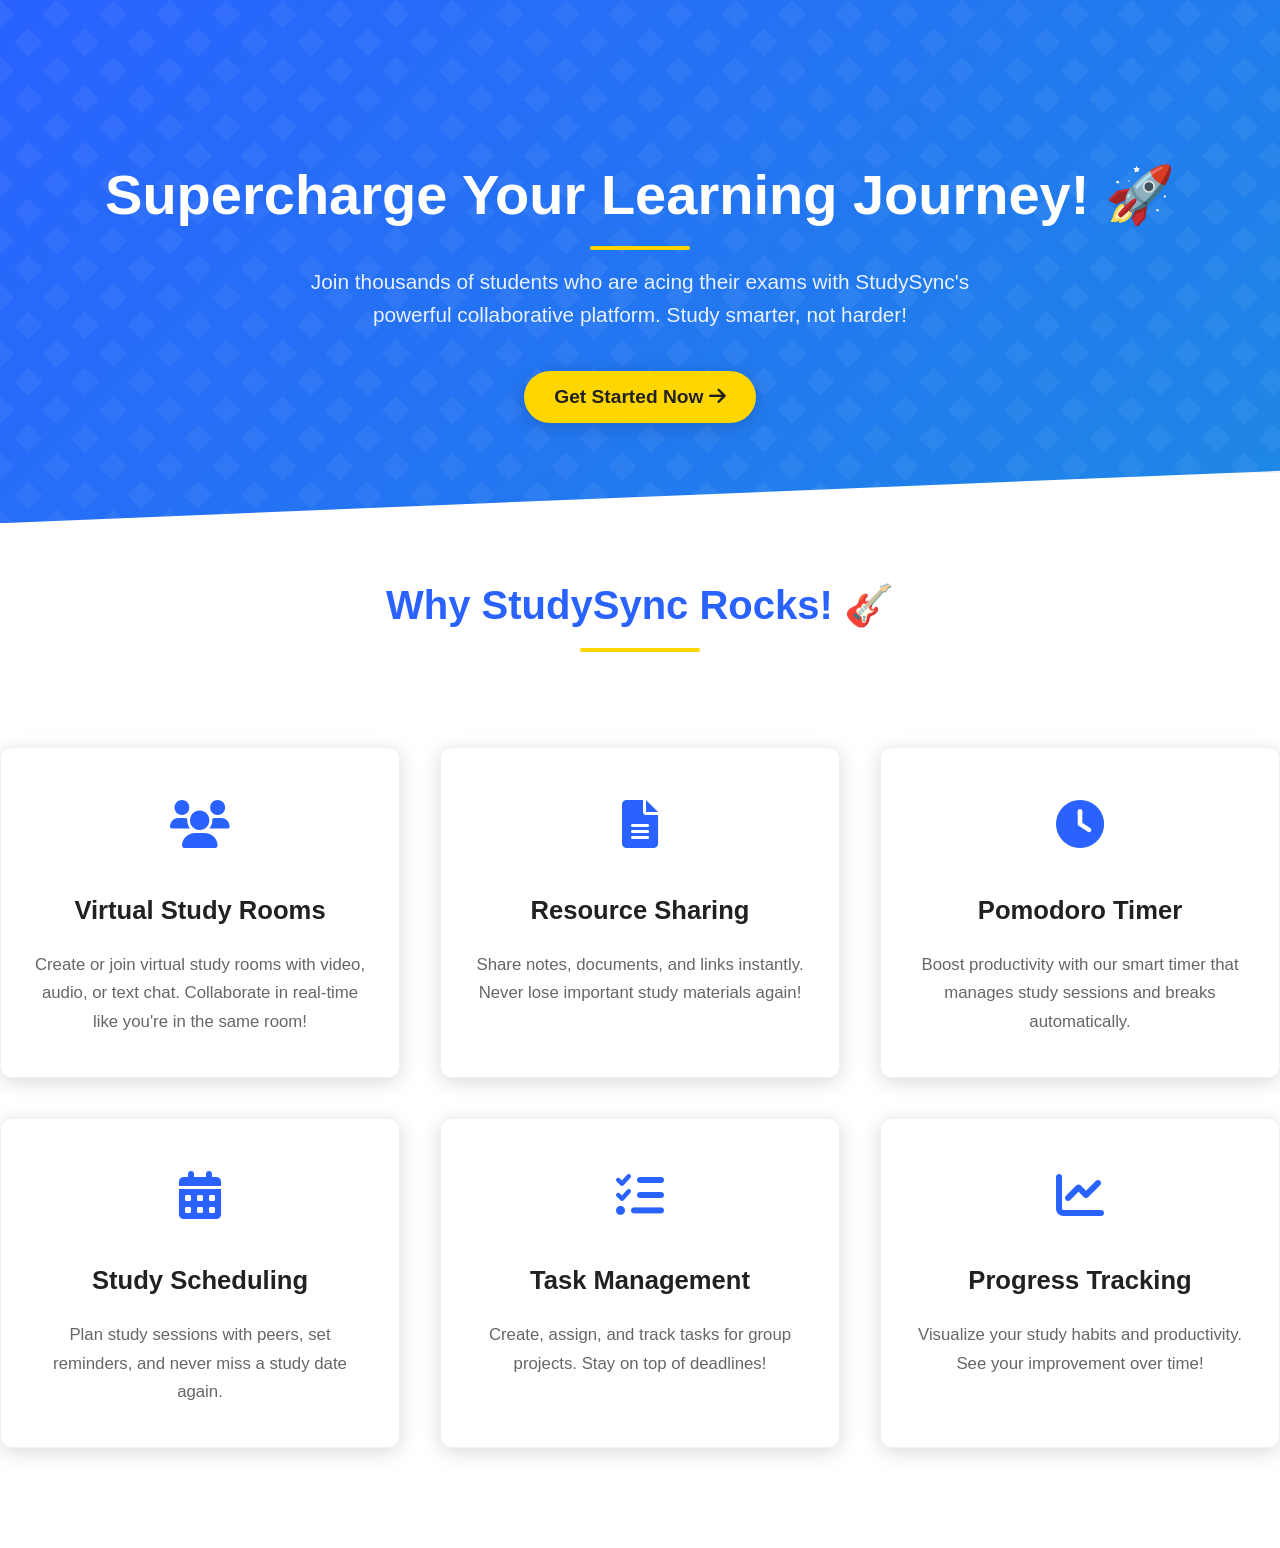
<file: Eduxire 2.0/templates/study_groups.html>
<!DOCTYPE html>
<html lang="en">
<head>
    <meta charset="UTF-8">
    <meta name="viewport" content="width=device-width, initial-scale=1.0">
    <title>StudySync - The Ultimate Collaborative Learning Platform</title>
    <style>
        :root {
            --primary-blue: #2962FF;
            --light-blue: #448AFF;
            --primary-yellow: #FFD600;
            --light-yellow: #FFEA00;
            --white: #ffffff;
            --light-gray: #f5f5f5;
            --dark-gray: #212121;
            --shadow: 0 4px 20px rgba(0, 0, 0, 0.15);
            --shadow-hover: 0 8px 30px rgba(0, 0, 0, 0.2);
            --transition: all 0.3s cubic-bezier(0.25, 0.8, 0.25, 1);
        }

        * {
            margin: 0;
            padding: 0;
            box-sizing: border-box;
            font-family: 'Poppins', 'Segoe UI', sans-serif;
        }

        @import url('https://fonts.googleapis.com/css2?family=Poppins:wght@300;400;500;600;700&display=swap');

        body {
            background-color: var(--light-gray);
            color: var(--dark-gray);
            line-height: 1.6;
        }

        /* Main Content Styles */
        main {
            min-height: 100vh;
        }

        /* Hero Section */
        .hero {
            background: linear-gradient(135deg, var(--primary-blue), #1E88E5);
            color: var(--white);
            padding: 150px 0 100px;
            text-align: center;
            position: relative;
            overflow: hidden;
            clip-path: polygon(0 0, 100% 0, 100% 90%, 0 100%);
            margin-bottom: -50px;
        }

        .hero::before {
            content: '';
            position: absolute;
            top: 0;
            left: 0;
            width: 100%;
            height: 100%;
            background: url('[data-uri]');
        }

        .hero h1 {
            font-size: 3.5rem;
            margin-bottom: 25px;
            font-weight: 700;
            position: relative;
            display: inline-block;
        }

        .hero h1::after {
            content: '';
            position: absolute;
            bottom: -10px;
            left: 50%;
            transform: translateX(-50%);
            width: 100px;
            height: 4px;
            background-color: var(--primary-yellow);
            border-radius: 2px;
        }

        .hero p {
            font-size: 1.3rem;
            margin-bottom: 40px;
            max-width: 700px;
            margin-left: auto;
            margin-right: auto;
            opacity: 0.9;
        }

        .cta-button {
            background-color: var(--primary-yellow);
            color: var(--dark-gray);
            border: none;
            padding: 15px 30px;
            border-radius: 30px;
            font-size: 1.2rem;
            font-weight: 600;
            cursor: pointer;
            transition: var(--transition);
            box-shadow: var(--shadow);
            position: relative;
            overflow: hidden;
            z-index: 1;
        }

        .cta-button::before {
            content: '';
            position: absolute;
            top: 0;
            left: 0;
            width: 100%;
            height: 100%;
            background-color: var(--light-yellow);
            transform: scaleX(0);
            transform-origin: right;
            transition: transform 0.4s ease;
            z-index: -1;
        }

        .cta-button:hover::before {
            transform: scaleX(1);
            transform-origin: left;
        }

        .cta-button:hover {
            transform: translateY(-5px);
            box-shadow: var(--shadow-hover);
        }

        /* Features Section */
        .features {
            padding: 100px 0;
            text-align: center;
            background-color: var(--white);
        }

        .section-title {
            font-size: 2.5rem;
            margin-bottom: 60px;
            color: var(--primary-blue);
            position: relative;
            display: inline-block;
            font-weight: 700;
        }

        .section-title::after {
            content: '';
            position: absolute;
            bottom: -15px;
            left: 50%;
            transform: translateX(-50%);
            width: 120px;
            height: 4px;
            background-color: var(--primary-yellow);
            border-radius: 2px;
        }

        .features-grid {
            display: grid;
            grid-template-columns: repeat(auto-fit, minmax(300px, 1fr));
            gap: 40px;
            margin-top: 50px;
        }

        .feature-card {
            background-color: var(--white);
            border-radius: 12px;
            padding: 40px 30px;
            box-shadow: var(--shadow);
            transition: var(--transition);
            border: 1px solid rgba(0, 0, 0, 0.05);
            text-align: center;
            position: relative;
            overflow: hidden;
        }

        .feature-card::before {
            content: '';
            position: absolute;
            top: 0;
            left: 0;
            width: 4px;
            height: 0;
            background-color: var(--primary-blue);
            transition: height 0.3s ease;
        }

        .feature-card:hover::before {
            height: 100%;
        }

        .feature-card:hover {
            transform: translateY(-10px);
            box-shadow: var(--shadow-hover);
        }

        .feature-icon {
            font-size: 3rem;
            color: var(--primary-blue);
            margin-bottom: 25px;
            transition: var(--transition);
        }

        .feature-card:hover .feature-icon {
            transform: scale(1.1);
            color: var(--light-blue);
        }

        .feature-card h3 {
            font-size: 1.6rem;
            margin-bottom: 20px;
            color: var(--dark-gray);
            font-weight: 600;
        }

        .feature-card p {
            color: #666;
            line-height: 1.7;
            font-size: 1.05rem;
        }

        /* New Features Section */
        .new-features {
            padding: 100px 0;
            background: linear-gradient(135deg, #f9f9f9, #f0f0f0);
            position: relative;
            overflow: hidden;
        }

        .new-features::before {
            content: '';
            position: absolute;
            top: 0;
            left: 0;
            width: 100%;
            height: 100%;
            background: url('[data-uri]');
        }

        .feature-tabs {
            display: flex;
            justify-content: center;
            margin-bottom: 40px;
            flex-wrap: wrap;
        }

        .feature-tab {
            padding: 12px 25px;
            background-color: var(--white);
            border: none;
            border-radius: 30px;
            margin: 0 10px 15px;
            cursor: pointer;
            font-weight: 600;
            transition: var(--transition);
            box-shadow: 0 3px 10px rgba(0, 0, 0, 0.05);
        }

        .feature-tab.active {
            background-color: var(--primary-blue);
            color: var(--white);
        }

        .feature-tab:hover:not(.active) {
            background-color: rgba(41, 98, 255, 0.1);
        }

        .feature-content {
            display: none;
            animation: fadeIn 0.5s ease;
        }

        .feature-content.active {
            display: block;
        }

        @keyframes fadeIn {
            from { opacity: 0; transform: translateY(20px); }
            to { opacity: 1; transform: translateY(0); }
        }

        .feature-content-grid {
            display: grid;
            grid-template-columns: 1fr 1fr;
            gap: 40px;
            align-items: center;
        }

        .feature-image {
            border-radius: 12px;
            overflow: hidden;
            box-shadow: var(--shadow);
        }

        .feature-image img {
            width: 100%;
            height: auto;
            display: block;
            transition: var(--transition);
        }

        .feature-image:hover img {
            transform: scale(1.05);
        }

        .feature-text h3 {
            font-size: 1.8rem;
            margin-bottom: 20px;
            color: var(--primary-blue);
        }

        .feature-text p {
            margin-bottom: 25px;
            font-size: 1.1rem;
            line-height: 1.7;
            color: var(--dark-gray);
        }

        .feature-list {
            list-style: none;
            margin-bottom: 30px;
        }

        .feature-list li {
            margin-bottom: 15px;
            position: relative;
            padding-left: 30px;
        }

        .feature-list li::before {
            content: '\f00c';
            font-family: 'Font Awesome 6 Free';
            font-weight: 900;
            position: absolute;
            left: 0;
            top: 2px;
            color: var(--primary-blue);
        }

        /* AI Tutor Section */
        .ai-tutor {
            padding: 100px 0;
            background-color: var(--white);
            text-align: center;
        }

        .ai-tutor-container {
            display: grid;
            grid-template-columns: 1fr 1fr;
            gap: 50px;
            align-items: center;
            max-width: 1200px;
            margin: 0 auto;
            padding: 0 20px;
        }

        .ai-tutor-image {
            position: relative;
        }

        .ai-tutor-image img {
            width: 100%;
            border-radius: 12px;
            box-shadow: var(--shadow);
        }

        .ai-tutor-badge {
            position: absolute;
            top: -20px;
            right: -20px;
            background-color: var(--primary-yellow);
            color: var(--dark-gray);
            padding: 15px;
            border-radius: 50%;
            width: 80px;
            height: 80px;
            display: flex;
            align-items: center;
            justify-content: center;
            font-weight: bold;
            font-size: 1.2rem;
            box-shadow: var(--shadow);
            animation: pulse 2s infinite;
        }

        .ai-tutor-content h2 {
            font-size: 2.5rem;
            margin-bottom: 25px;
            color: var(--primary-blue);
            text-align: left;
        }

        .ai-tutor-content p {
            font-size: 1.1rem;
            line-height: 1.7;
            margin-bottom: 30px;
            text-align: left;
        }

        .ai-features {
            display: grid;
            grid-template-columns: 1fr 1fr;
            gap: 20px;
            text-align: left;
        }

        .ai-feature {
            display: flex;
            align-items: flex-start;
            margin-bottom: 20px;
        }

        .ai-feature-icon {
            background-color: rgba(41, 98, 255, 0.1);
            color: var(--primary-blue);
            width: 40px;
            height: 40px;
            border-radius: 50%;
            display: flex;
            align-items: center;
            justify-content: center;
            margin-right: 15px;
            flex-shrink: 0;
        }

        .ai-feature-text h4 {
            font-size: 1.1rem;
            margin-bottom: 5px;
            color: var(--dark-gray);
        }

        .ai-feature-text p {
            font-size: 0.9rem;
            margin-bottom: 0;
            color: #666;
        }

        /* Community Section */
        .community {
            padding: 100px 0;
            background: linear-gradient(135deg, var(--primary-blue), #0D47A1);
            color: var(--white);
            text-align: center;
            clip-path: polygon(0 10%, 100% 0, 100% 100%, 0 90%);
            margin-top: -50px;
            margin-bottom: -50px;
            position: relative;
            z-index: 1;
        }

        .community::before {
            content: '';
            position: absolute;
            top: 0;
            left: 0;
            width: 100%;
            height: 100%;
            background: url('[data-uri]');
        }

        .community .section-title {
            color: var(--white);
        }

        .community .section-title::after {
            background-color: var(--primary-yellow);
        }

        .community-stats {
            display: grid;
            grid-template-columns: repeat(auto-fit, minmax(200px, 1fr));
            gap: 30px;
            margin-top: 50px;
        }

        .community-stat {
            background-color: rgba(255, 255, 255, 0.1);
            padding: 30px;
            border-radius: 12px;
            backdrop-filter: blur(5px);
            border: 1px solid rgba(255, 255, 255, 0.1);
            transition: var(--transition);
        }

        .community-stat:hover {
            transform: translateY(-10px);
            background-color: rgba(255, 255, 255, 0.15);
        }

        .community-stat-number {
            font-size: 3rem;
            font-weight: 700;
            margin-bottom: 10px;
            color: var(--primary-yellow);
        }

        .community-stat-label {
            font-size: 1.1rem;
            opacity: 0.9;
        }

        /* Testimonials Section */
        .testimonials {
            padding: 150px 0 100px;
            background-color: var(--white);
            text-align: center;
        }

        .testimonial-slider {
            max-width: 800px;
            margin: 50px auto 0;
            position: relative;
        }

        .testimonial-slide {
            background-color: var(--white);
            padding: 40px;
            border-radius: 12px;
            box-shadow: var(--shadow);
            margin: 0 20px;
            display: none;
        }

        .testimonial-slide.active {
            display: block;
            animation: fadeIn 0.5s ease;
        }

        .testimonial-quote {
            font-size: 1.2rem;
            font-style: italic;
            margin-bottom: 30px;
            position: relative;
        }

        .testimonial-quote::before,
        .testimonial-quote::after {
            content: '"';
            font-size: 3rem;
            color: var(--primary-blue);
            opacity: 0.2;
            position: absolute;
        }

        .testimonial-quote::before {
            top: -20px;
            left: -15px;
        }

        .testimonial-quote::after {
            bottom: -40px;
            right: -15px;
        }

        .testimonial-author {
            display: flex;
            align-items: center;
            justify-content: center;
        }

        .testimonial-author img {
            width: 60px;
            height: 60px;
            border-radius: 50%;
            object-fit: cover;
            margin-right: 20px;
            border: 3px solid var(--primary-yellow);
        }

        .testimonial-author-info h4 {
            font-weight: 600;
            margin-bottom: 5px;
            text-align: left;
        }

        .testimonial-author-info p {
            font-size: 0.9rem;
            opacity: 0.7;
            text-align: left;
        }

        .testimonial-nav {
            display: flex;
            justify-content: center;
            margin-top: 30px;
        }

        .testimonial-dot {
            width: 12px;
            height: 12px;
            background-color: #ddd;
            border-radius: 50%;
            margin: 0 5px;
            cursor: pointer;
            transition: var(--transition);
        }

        .testimonial-dot.active {
            background-color: var(--primary-blue);
            transform: scale(1.2);
        }

        /* CTA Section */
        .cta-section {
            padding: 100px 0;
            background: linear-gradient(135deg, var(--primary-blue), #0D47A1);
            color: var(--white);
            text-align: center;
            position: relative;
            overflow: hidden;
        }

        .cta-section::before {
            content: '';
            position: absolute;
            top: 0;
            left: 0;
            width: 100%;
            height: 100%;
            background: url('[data-uri]');
        }

        .cta-section h2 {
            font-size: 2.5rem;
            margin-bottom: 30px;
            position: relative;
            display: inline-block;
            font-weight: 700;
        }

        .cta-section h2::after {
            content: '';
            position: absolute;
            bottom: -15px;
            left: 50%;
            transform: translateX(-50%);
            width: 100px;
            height: 4px;
            background-color: var(--primary-yellow);
            border-radius: 2px;
        }

        .cta-section p {
            font-size: 1.2rem;
            margin-bottom: 40px;
            max-width: 700px;
            margin-left: auto;
            margin-right: auto;
            opacity: 0.9;
        }

        .cta-buttons {
            display: flex;
            justify-content: center;
            gap: 20px;
            flex-wrap: wrap;
        }

        .cta-buttons .cta-button {
            background-color: var(--primary-yellow);
            color: var(--dark-gray);
        }

        .cta-buttons .secondary-button {
            background-color: transparent;
            color: var(--white);
            border: 2px solid var(--white);
        }

        .cta-buttons .secondary-button:hover {
            background-color: rgba(255, 255, 255, 0.1);
        }

        /* Footer */
        footer {
            background-color: var(--dark-gray);
            color: var(--white);
            padding: 80px 0 30px;
        }

        .footer-content {
            display: grid;
            grid-template-columns: repeat(auto-fit, minmax(200px, 1fr));
            gap: 40px;
            margin-bottom: 50px;
        }

        .footer-section h3 {
            font-size: 1.5rem;
            margin-bottom: 25px;
            position: relative;
            padding-bottom: 15px;
            font-weight: 600;
        }

        .footer-section h3::after {
            content: '';
            position: absolute;
            bottom: 0;
            left: 0;
            width: 50px;
            height: 3px;
            background-color: var(--primary-yellow);
        }

        .footer-section p {
            line-height: 1.7;
            margin-bottom: 20px;
            opacity: 0.8;
        }

        .footer-links ul {
            list-style: none;
        }

        .footer-links ul li {
            margin-bottom: 12px;
        }

        .footer-links ul li a {
            color: var(--white);
            text-decoration: none;
            transition: var(--transition);
            opacity: 0.8;
            display: flex;
            align-items: center;
        }

        .footer-links ul li a:hover {
            color: var(--primary-yellow);
            opacity: 1;
            padding-left: 5px;
        }

        .footer-links ul li a i {
            margin-right: 10px;
            width: 20px;
            text-align: center;
        }

        .social-links {
            display: flex;
            gap: 15px;
            margin-top: 25px;
        }

        .social-links a {
            display: flex;
            align-items: center;
            justify-content: center;
            width: 45px;
            height: 45px;
            background-color: rgba(255, 255, 255, 0.1);
            color: var(--white);
            border-radius: 50%;
            transition: var(--transition);
            font-size: 1.2rem;
        }

        .social-links a:hover {
            background-color: var(--primary-yellow);
            color: var(--dark-gray);
            transform: translateY(-5px);
        }

        .contact-info p {
            display: flex;
            align-items: center;
            margin-bottom: 15px;
        }

        .contact-info i {
            margin-right: 15px;
            color: var(--primary-yellow);
            width: 20px;
            text-align: center;
        }

        .footer-bottom {
            text-align: center;
            padding-top: 30px;
            border-top: 1px solid rgba(255, 255, 255, 0.1);
            opacity: 0.7;
            font-size: 0.9rem;
        }

        /* Animation Classes */
        .pulse {
            animation: pulse 2s infinite;
        }

        @keyframes pulse {
            0% { transform: scale(1); }
            50% { transform: scale(1.05); }
            100% { transform: scale(1); }
        }

        .float {
            animation: float 6s ease-in-out infinite;
        }

        @keyframes float {
            0%, 100% { transform: translateY(0); }
            50% { transform: translateY(-20px); }
        }

        /* Responsive Styles */
        @media (max-width: 992px) {
            .feature-content-grid, .ai-tutor-container {
                grid-template-columns: 1fr;
            }
            
            .feature-image, .ai-tutor-image {
                order: -1;
                max-width: 500px;
                margin: 0 auto 30px;
            }
            
            .hero h1 {
                font-size: 3rem;
            }
        }

        @media (max-width: 768px) {
            .hero {
                padding: 120px 0 80px;
            }

            .hero h1 {
                font-size: 2.5rem;
            }

            .hero p {
                font-size: 1.1rem;
            }

            .section-title {
                font-size: 2rem;
            }

            .cta-section h2 {
                font-size: 2rem;
            }

            .ai-tutor-badge {
                width: 60px;
                height: 60px;
                font-size: 1rem;
            }
        }

        @media (max-width: 576px) {
            .hero {
                padding: 100px 0 60px;
                clip-path: polygon(0 0, 100% 0, 100% 95%, 0 100%);
            }

            .hero h1 {
                font-size: 2rem;
            }

            .features-grid, .community-stats {
                grid-template-columns: 1fr;
            }

            .cta-buttons {
                flex-direction: column;
                gap: 15px;
            }

            .cta-buttons button {
                width: 100%;
            }

            .footer-content {
                grid-template-columns: 1fr;
                text-align: center;
            }

            .footer-section h3::after {
                left: 50%;
                transform: translateX(-50%);
            }

            .social-links {
                justify-content: center;
            }

            .contact-info p {
                justify-content: center;
            }

            .community {
                clip-path: polygon(0 5%, 100% 0, 100% 100%, 0 95%);
            }
        }
    </style>
    <link rel="stylesheet" href="https://cdnjs.cloudflare.com/ajax/libs/font-awesome/6.0.0-beta3/css/all.min.css">
</head>
<body>
    <main>
        <section class="hero">
            <div class="container">
                <h1>Supercharge Your Learning Journey! 🚀</h1>
                <p>Join thousands of students who are acing their exams with StudySync's powerful collaborative platform. Study smarter, not harder!</p>
                <button class="cta-button pulse">Get Started Now <i class="fas fa-arrow-right"></i></button>
            </div>
        </section>

        <section class="features container">
            <h2 class="section-title">Why StudySync Rocks! 🎸</h2>
            <div class="features-grid">
                <div class="feature-card">
                    <div class="feature-icon">
                        <i class="fas fa-users"></i>
                    </div>
                    <h3>Virtual Study Rooms</h3>
                    <p>Create or join virtual study rooms with video, audio, or text chat. Collaborate in real-time like you're in the same room!</p>
                </div>
                <div class="feature-card">
                    <div class="feature-icon">
                        <i class="fas fa-file-alt"></i>
                    </div>
                    <h3>Resource Sharing</h3>
                    <p>Share notes, documents, and links instantly. Never lose important study materials again!</p>
                </div>
                <div class="feature-card">
                    <div class="feature-icon">
                        <i class="fas fa-clock"></i>
                    </div>
                    <h3>Pomodoro Timer</h3>
                    <p>Boost productivity with our smart timer that manages study sessions and breaks automatically.</p>
                </div>
                <div class="feature-card">
                    <div class="feature-icon">
                        <i class="fas fa-calendar-alt"></i>
                    </div>
                    <h3>Study Scheduling</h3>
                    <p>Plan study sessions with peers, set reminders, and never miss a study date again.</p>
                </div>
                <div class="feature-card">
                    <div class="feature-icon">
                        <i class="fas fa-tasks"></i>
                    </div>
                    <h3>Task Management</h3>
                    <p>Create, assign, and track tasks for group projects. Stay on top of deadlines!</p>
                </div>
                <div class="feature-card">
                    <div class="feature-icon">
                        <i class="fas fa-chart-line"></i>
                    </div>
                    <h3>Progress Tracking</h3>
                    <p>Visualize your study habits and productivity. See your improvement over time!</p>
                </div>
            </div>
        </section>

      <!--  <section class="new-features">
            <div class="container">
                <h2 class="section-title">Exciting New Features! ✨</h2>
                
                <div class="feature-tabs">
                    <button class="feature-tab active" data-tab="ai-tutor">AI Tutor</button>
                    <button class="feature-tab" data-tab="flashcards">Smart Flashcards</button>
                    <button class="feature-tab" data-tab="whiteboard">Interactive Whiteboard</button>
                    <button class="feature-tab" data-tab="goals">Study Goals</button>
                </div>
                
                <div class="feature-content active" id="ai-tutor-content">
                    <div class="feature-content-grid">
                        <div class="feature-image">
                            <img src="https://images.unsplash.com/photo-1581094794329-c8112a89af12?ixlib=rb-1.2.1&auto=format&fit=crop&w=800&q=80" alt="AI Tutor">
                        </div>
                        <div class="feature-text">
                            <h3>Your Personal AI Tutor</h3>
                            <p>Get instant help with difficult concepts from our AI-powered tutor. Available 24/7 to answer your questions and explain topics in multiple ways until you understand.</p>
                            <ul class="feature-list">
                                <li>Instant answers to your study questions</li>
                                <li>Step-by-step explanations for complex problems</li>
                                <li>Adapts to your learning style</li>
                                <li>Available anytime, anywhere</li>
                            </ul>
                            <button class="cta-button">Try AI Tutor Now</button>
                        </div>
                    </div>
                </div>
                
                <div class="feature-content" id="flashcards-content">
                    <div class="feature-content-grid">
                        <div class="feature-image">
                            <img src="https://images.unsplash.com/photo-1503676260728-1c00da094a0b?ixlib=rb-1.2.1&auto=format&fit=crop&w=800&q=80" alt="Smart Flashcards">
                        </div>
                        <div class="feature-text">
                            <h3>Smart Flashcards</h3>
                            <p>Create, share, and study with intelligent flashcards that adapt to your learning progress using spaced repetition algorithms.</p>
                            <ul class="feature-list">
                                <li>Auto-generated flashcards from your notes</li>
                                <li>Spaced repetition for optimal learning</li>
                                <li>Shared flashcard decks from top students</li>
                                <li>Mobile-friendly for studying on the go</li>
                            </ul>
                            <button class="cta-button">Explore Flashcards</button>
                        </div>
                    </div>
                </div>
                
                <div class="feature-content" id="whiteboard-content">
                    <div class="feature-content-grid">
                        <div class="feature-image">
                            <img src="https://images.unsplash.com/photo-1581291518633-83b4ebd1d83e?ixlib=rb-1.2.1&auto=format&fit=crop&w=800&q=80" alt="Interactive Whiteboard">
                        </div>
                        <div class="feature-text">
                            <h3>Interactive Whiteboard</h3>
                            <p>Collaborate in real-time with our digital whiteboard featuring drawing tools, sticky notes, and multimedia integration.</p>
                            <ul class="feature-list">
                                <li>Real-time collaboration with study partners</li>
                                <li>Multiple drawing and annotation tools</li>
                                <li>Save and export your whiteboard sessions</li>
                                <li>Integrate images, videos, and documents</li>
                            </ul>
                            <button class="cta-button">Try Whiteboard</button>
                        </div>
                    </div>
                </div>
                
                <div class="feature-content" id="goals-content">
                    <div class="feature-content-grid">
                        <div class="feature-image">
                            <img src="https://images.unsplash.com/photo-1551288049-bebda4e38f71?ixlib=rb-1.2.1&auto=format&fit=crop&w=800&q=80" alt="Study Goals">
                        </div>
                        <div class="feature-text">
                            <h3>Smart Study Goals</h3>-->
</file>
